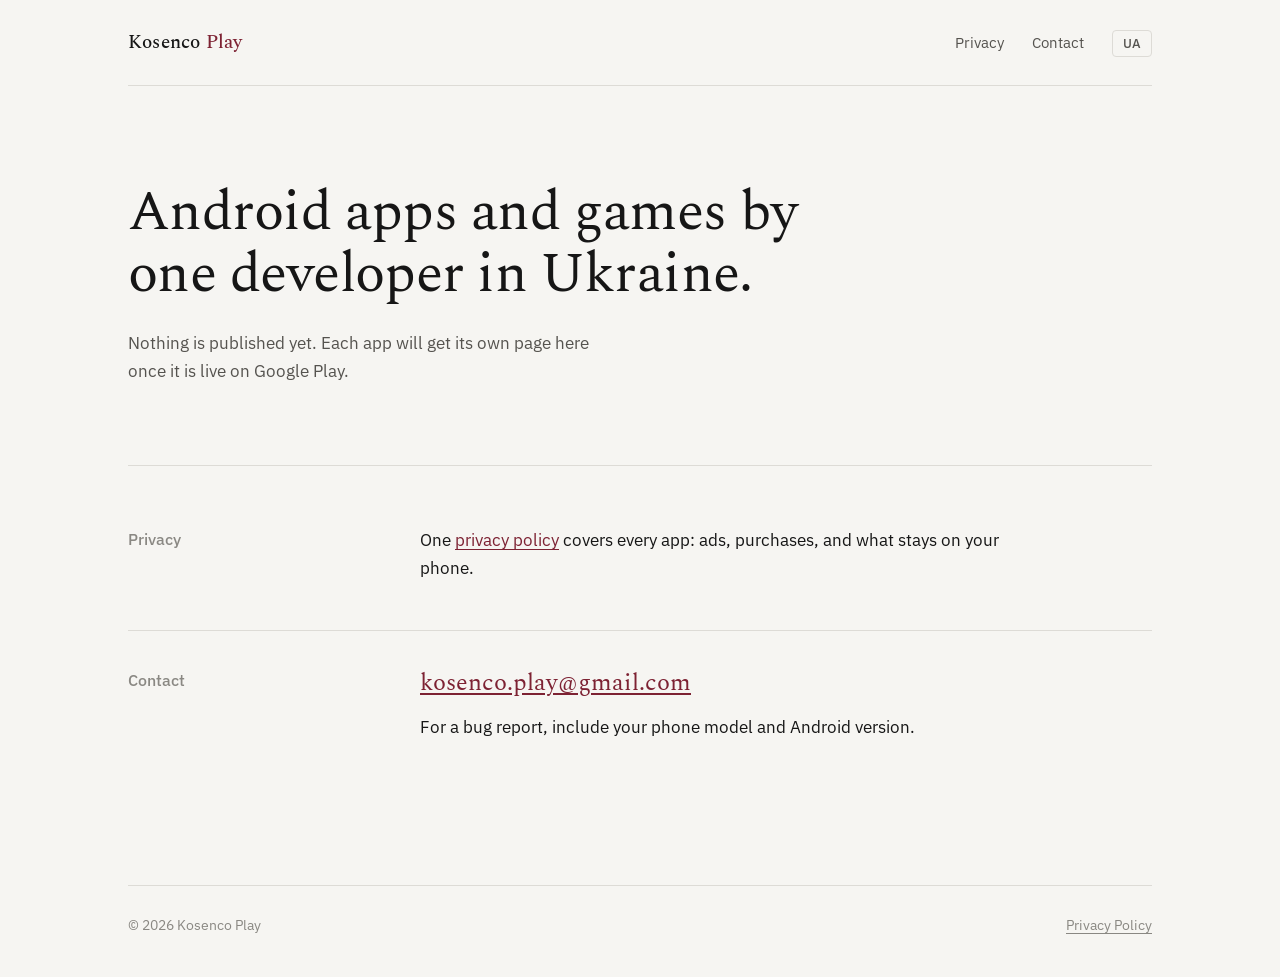
<file: index.html>
<!doctype html>
<html lang="en">
<head>
<meta name="google-site-verification" content="-nyKBimCQZxXBCjF2sbSqTaJpKSlV1XaS-woJwymnL8" />
<meta charset="utf-8">
<meta name="viewport" content="width=device-width, initial-scale=1">
<title>Kosenco Play</title>
<meta name="description" content="Android apps and games by one developer in Ukraine. Developer page and privacy policy.">
<link rel="icon" href="favicon.svg" type="image/svg+xml">
<link rel="preconnect" href="https://fonts.googleapis.com">
<link rel="preconnect" href="https://fonts.gstatic.com" crossorigin>
<link href="https://fonts.googleapis.com/css2?family=IBM+Plex+Sans:wght@400;500&family=Spectral:ital,wght@0,300;0,400;0,500;1,300&display=swap" rel="stylesheet">
<link rel="stylesheet" href="style.css">
<script src="lang.js"></script>
</head>
<body>
<div class="wrap">
  <header class="top">
    <a class="mark" href="./">Kosenco <span>Play</span></a>
    <nav class="top">
      <a href="privacy.html"><span lang="en">Privacy</span><span lang="uk">Конфіденційність</span></a>
      <a href="mailto:kosenco.play@gmail.com"><span lang="en">Contact</span><span lang="uk">Контакти</span></a>
      <button class="lang" type="button"><span lang="en">UA</span><span lang="uk">EN</span></button>
    </nav>
  </header>

  <section class="hero">
    <h1 lang="en">Android apps and games by one developer in Ukraine.</h1>
    <h1 lang="uk">Застосунки та ігри для Android від одного розробника з України.</h1>
    <p class="lede" lang="en">Nothing is published yet. Each app will get its own page here once it is live on Google Play.</p>
    <p class="lede" lang="uk">Поки що нічого не опубліковано. Коли застосунок вийде в Google Play, у нього з’явиться тут власна сторінка.</p>
  </section>

  <section class="rows">
    <div class="row">
      <h2><span lang="en">Privacy</span><span lang="uk">Конфіденційність</span></h2>
      <div>
        <p lang="en">One <a href="privacy.html">privacy policy</a> covers every app: ads, purchases, and what stays on your phone.</p>
        <p lang="uk">Одна <a href="privacy.html">політика конфіденційності</a> на всі застосунки: реклама, покупки та що лишається на вашому телефоні.</p>
      </div>
    </div>
    <div class="row">
      <h2><span lang="en">Contact</span><span lang="uk">Контакти</span></h2>
      <div>
        <p class="big"><a href="mailto:kosenco.play@gmail.com">kosenco.play@gmail.com</a></p>
        <p lang="en">For a bug report, include your phone model and Android version.</p>
        <p lang="uk">Якщо пишете про помилку, вкажіть модель телефона та версію Android.</p>
      </div>
    </div>
  </section>

  <footer class="bottom">
    <span>© 2026 Kosenco Play</span>
    <a href="privacy.html"><span lang="en">Privacy Policy</span><span lang="uk">Політика конфіденційності</span></a>
  </footer>
</div>
</body>
</html>
</file>
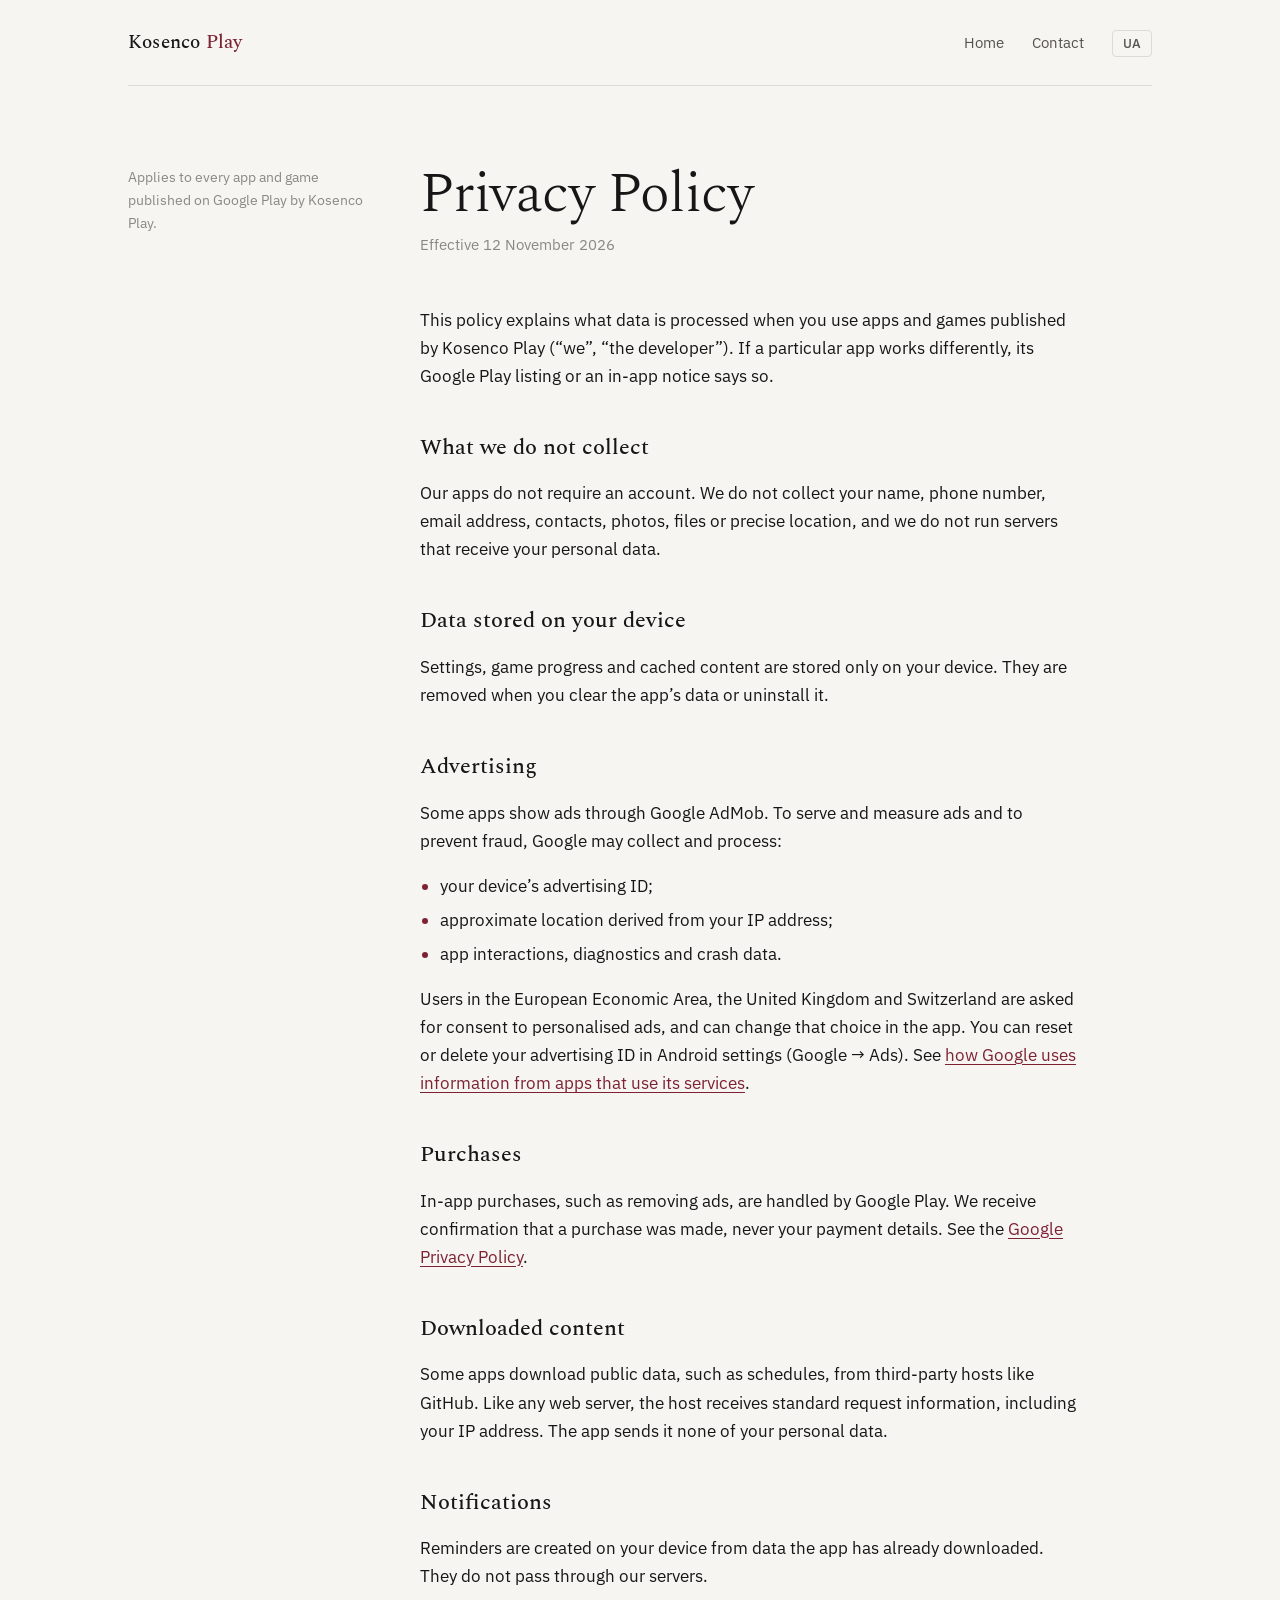
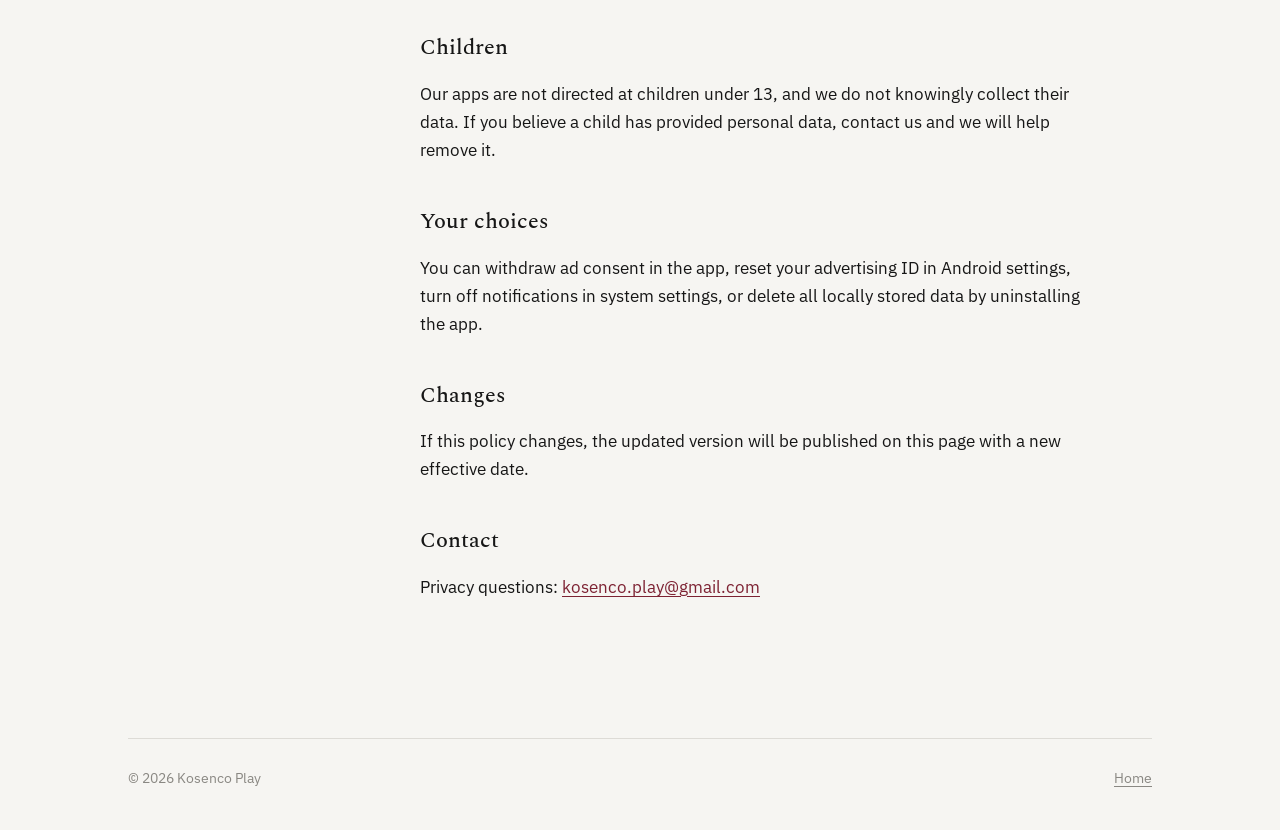
<file: privacy.html>
<!doctype html>
<html lang="en">
<head>
<meta charset="utf-8">
<meta name="viewport" content="width=device-width, initial-scale=1">
<title>Privacy Policy · Kosenco Play</title>
<link rel="icon" href="favicon.svg" type="image/svg+xml">
<link rel="preconnect" href="https://fonts.googleapis.com">
<link rel="preconnect" href="https://fonts.gstatic.com" crossorigin>
<link href="https://fonts.googleapis.com/css2?family=IBM+Plex+Sans:wght@400;500&family=Spectral:ital,wght@0,300;0,400;0,500;1,300&display=swap" rel="stylesheet">
<link rel="stylesheet" href="style.css">
<script src="lang.js"></script>
</head>
<body>
<div class="wrap">
  <header class="top">
    <a class="mark" href="./">Kosenco <span>Play</span></a>
    <nav class="top">
      <a href="./"><span lang="en">Home</span><span lang="uk">Головна</span></a>
      <a href="mailto:kosenco.play@gmail.com"><span lang="en">Contact</span><span lang="uk">Контакти</span></a>
      <button class="lang" type="button"><span lang="en">UA</span><span lang="uk">EN</span></button>
    </nav>
  </header>

  <main class="doc" lang="en">
    <aside>Applies to every app and game published on Google Play by Kosenco Play.</aside>
    <article>
      <h1>Privacy Policy</h1>
      <p class="date">Effective 12 November 2026</p>

      <p>This policy explains what data is processed when you use apps and games published by Kosenco Play (“we”, “the developer”). If a particular app works differently, its Google Play listing or an in-app notice says so.</p>

      <h2>What we do not collect</h2>
      <p>Our apps do not require an account. We do not collect your name, phone number, email address, contacts, photos, files or precise location, and we do not run servers that receive your personal data.</p>

      <h2>Data stored on your device</h2>
      <p>Settings, game progress and cached content are stored only on your device. They are removed when you clear the app’s data or uninstall it.</p>

      <h2>Advertising</h2>
      <p>Some apps show ads through Google AdMob. To serve and measure ads and to prevent fraud, Google may collect and process:</p>
      <ul>
        <li>your device’s advertising ID;</li>
        <li>approximate location derived from your IP address;</li>
        <li>app interactions, diagnostics and crash data.</li>
      </ul>
      <p>Users in the European Economic Area, the United Kingdom and Switzerland are asked for consent to personalised ads, and can change that choice in the app. You can reset or delete your advertising ID in Android settings (Google → Ads). See <a href="https://policies.google.com/technologies/partner-sites">how Google uses information from apps that use its services</a>.</p>

      <h2>Purchases</h2>
      <p>In-app purchases, such as removing ads, are handled by Google Play. We receive confirmation that a purchase was made, never your payment details. See the <a href="https://policies.google.com/privacy">Google Privacy Policy</a>.</p>

      <h2>Downloaded content</h2>
      <p>Some apps download public data, such as schedules, from third-party hosts like GitHub. Like any web server, the host receives standard request information, including your IP address. The app sends it none of your personal data.</p>

      <h2>Notifications</h2>
      <p>Reminders are created on your device from data the app has already downloaded. They do not pass through our servers.</p>

      <h2>Children</h2>
      <p>Our apps are not directed at children under 13, and we do not knowingly collect their data. If you believe a child has provided personal data, contact us and we will help remove it.</p>

      <h2>Your choices</h2>
      <p>You can withdraw ad consent in the app, reset your advertising ID in Android settings, turn off notifications in system settings, or delete all locally stored data by uninstalling the app.</p>

      <h2>Changes</h2>
      <p>If this policy changes, the updated version will be published on this page with a new effective date.</p>

      <h2>Contact</h2>
      <p>Privacy questions: <a href="mailto:kosenco.play@gmail.com">kosenco.play@gmail.com</a></p>
    </article>
  </main>

  <main class="doc" lang="uk">
    <aside>Стосується всіх застосунків та ігор, які Kosenco Play публікує в Google Play.</aside>
    <article>
      <h1>Політика конфіденційності</h1>
      <p class="date">Набирає чинності 12 листопада 2026 р.</p>

      <p>Ця політика пояснює, які дані обробляються, коли ви користуєтеся застосунками та іграми Kosenco Play («ми», «розробник»). Якщо якийсь застосунок працює інакше, про це сказано на його сторінці в Google Play або в самому застосунку.</p>

      <h2>Чого ми не збираємо</h2>
      <p>Наші застосунки не потребують облікового запису. Ми не збираємо ваше ім’я, номер телефону, email, контакти, фото, файли чи точне місцезнаходження. У нас немає серверів, які отримували б ваші персональні дані.</p>

      <h2>Дані на вашому пристрої</h2>
      <p>Налаштування, прогрес у грі та завантажений вміст зберігаються лише на вашому пристрої. Вони видаляються, коли ви очищаєте дані застосунку або видаляєте його.</p>

      <h2>Реклама</h2>
      <p>Деякі застосунки показують рекламу через Google AdMob. Щоб показувати й вимірювати рекламу та запобігати шахрайству, Google може збирати й обробляти:</p>
      <ul>
        <li>рекламний ідентифікатор пристрою;</li>
        <li>приблизне місцезнаходження за IP-адресою;</li>
        <li>дані про взаємодію із застосунком, діагностику та збої.</li>
      </ul>
      <p>Користувачів з Європейської економічної зони, Великої Британії та Швейцарії застосунок питає про згоду на персоналізовану рекламу, і цей вибір можна змінити. Скинути чи видалити рекламний ідентифікатор можна в налаштуваннях Android (Google → Реклама). Див. <a href="https://policies.google.com/technologies/partner-sites">як Google використовує дані застосунків, що працюють з його сервісами</a>.</p>

      <h2>Покупки</h2>
      <p>Покупки в застосунку, наприклад вимкнення реклами, обробляє Google Play. Ми отримуємо лише підтвердження покупки, але ніколи не ваші платіжні дані. Див. <a href="https://policies.google.com/privacy">Політику конфіденційності Google</a>.</p>

      <h2>Завантажений вміст</h2>
      <p>Деякі застосунки завантажують публічні дані, наприклад графіки, зі сторонніх сервісів, як-от GitHub. Як і будь-який вебсервер, такий сервіс отримує технічні дані запиту, зокрема IP-адресу. Застосунок не передає йому жодних ваших персональних даних.</p>

      <h2>Сповіщення</h2>
      <p>Нагадування створюються на вашому пристрої з уже завантажених даних і не проходять через наші сервери.</p>

      <h2>Діти</h2>
      <p>Наші застосунки не призначені для дітей до 13 років, і ми свідомо не збираємо їхніх даних. Якщо вважаєте, що дитина передала персональні дані, напишіть нам, і ми допоможемо їх видалити.</p>

      <h2>Ваш вибір</h2>
      <p>Ви можете відкликати згоду на рекламу в застосунку, скинути рекламний ідентифікатор у налаштуваннях Android, вимкнути сповіщення в налаштуваннях системи або видалити всі локальні дані, видаливши застосунок.</p>

      <h2>Зміни</h2>
      <p>Якщо політика зміниться, оновлену версію буде опубліковано на цій сторінці з новою датою набрання чинності.</p>

      <h2>Контакти</h2>
      <p>Питання щодо конфіденційності: <a href="mailto:kosenco.play@gmail.com">kosenco.play@gmail.com</a></p>
    </article>
  </main>

  <footer class="bottom">
    <span>© 2026 Kosenco Play</span>
    <a href="./"><span lang="en">Home</span><span lang="uk">Головна</span></a>
  </footer>
</div>
</body>
</html>
</file>
<file: style.css>
:root {
  --bg: #0e0e0f;
  --ink: #ecebe8;
  --ink-2: #a3a19c;
  --ink-3: #6b6a66;
  --line: #262627;
  --accent: #8e2a3b;
  --accent-ink: #c9566a;
  --serif: "Spectral", Georgia, serif;
  --sans: "IBM Plex Sans", -apple-system, "Segoe UI", sans-serif;
}

@media (prefers-color-scheme: light) {
  :root {
    --bg: #f6f5f2;
    --ink: #161616;
    --ink-2: #55534f;
    --ink-3: #8a8883;
    --line: #dddbd6;
    --accent-ink: #7d2233;
  }
}

* { box-sizing: border-box; }

html { -webkit-text-size-adjust: 100%; }

body {
  margin: 0;
  background: var(--bg);
  color: var(--ink);
  font: 400 17px/1.65 var(--sans);
}

a { color: var(--accent-ink); text-underline-offset: 3px; }
a:hover { color: var(--ink); }

.wrap {
  max-width: 1080px;
  margin: 0 auto;
  padding: 0 28px;
}

header.top {
  display: flex;
  align-items: baseline;
  justify-content: space-between;
  padding: 28px 0;
  border-bottom: 1px solid var(--line);
}

.mark {
  font: 500 19px/1 var(--serif);
  color: var(--ink);
  text-decoration: none;
  letter-spacing: 0.01em;
}
.mark span { color: var(--accent-ink); }

nav.top a {
  color: var(--ink-2);
  text-decoration: none;
  margin-left: 24px;
  font-size: 15px;
}
nav.top a:hover { color: var(--ink); }

.lang {
  background: none;
  border: 1px solid var(--line);
  color: var(--ink-2);
  font: 500 13px/1 var(--sans);
  padding: 6px 10px;
  margin-left: 24px;
  border-radius: 4px;
  cursor: pointer;
}
.lang:hover { color: var(--ink); border-color: var(--ink-3); }

html[lang="en"] [lang="uk"],
html[lang="uk"] [lang="en"] { display: none; }

/* Home */
.hero {
  padding: 96px 0 80px;
  border-bottom: 1px solid var(--line);
}
.hero h1 {
  margin: 0 0 24px;
  max-width: 26ch;
  font: 400 clamp(36px, 5vw, 56px)/1.1 var(--serif);
  letter-spacing: -0.01em;
}
.hero .lede {
  margin: 0;
  color: var(--ink-2);
  max-width: 50ch;
}

.rows { padding: 24px 0 96px; }
.row {
  display: grid;
  grid-template-columns: 3fr 9fr;
  gap: 48px;
  padding: 36px 0;
  border-bottom: 1px solid var(--line);
}
.row:last-child { border-bottom: 0; }
.row h2 {
  margin: 0;
  font: 500 16px/1.65 var(--sans);
  color: var(--ink-3);
}
.row p { margin: 0 0 12px; max-width: 60ch; }
.row p:last-child { margin-bottom: 0; }
.row .big { font: 400 24px/1.4 var(--serif); }

/* Policy */
.doc {
  display: grid;
  grid-template-columns: 3fr 9fr;
  gap: 48px;
  padding: 80px 0 120px;
}
.doc aside {
  color: var(--ink-3);
  font-size: 14px;
  position: sticky;
  top: 32px;
  align-self: start;
}
.doc h1 {
  margin: 0 0 8px;
  font: 300 clamp(36px, 5vw, 56px)/1.05 var(--serif);
  letter-spacing: -0.01em;
}
.doc .date { color: var(--ink-3); margin: 0 0 48px; font-size: 15px; }
.doc h2 {
  margin: 44px 0 12px;
  font: 500 22px/1.3 var(--serif);
}
.doc p, .doc li { max-width: 66ch; color: var(--ink); }
.doc ul { padding-left: 20px; }
.doc li { margin-bottom: 6px; }
.doc li::marker { color: var(--accent-ink); }

footer.bottom {
  display: flex;
  justify-content: space-between;
  padding: 28px 0 40px;
  border-top: 1px solid var(--line);
  color: var(--ink-3);
  font-size: 14px;
}
footer.bottom a { color: var(--ink-3); }

@media (max-width: 760px) {
  .wrap { padding: 0 20px; }
  nav.top a { display: none; }
  .lang { margin-left: 0; }
  .hero { padding: 56px 0 48px; }
  .row, .doc { grid-template-columns: 1fr; gap: 12px; }
  .doc { padding-top: 48px; }
  .doc aside { position: static; }
  footer.bottom { flex-direction: column; gap: 8px; }
}
</file>
